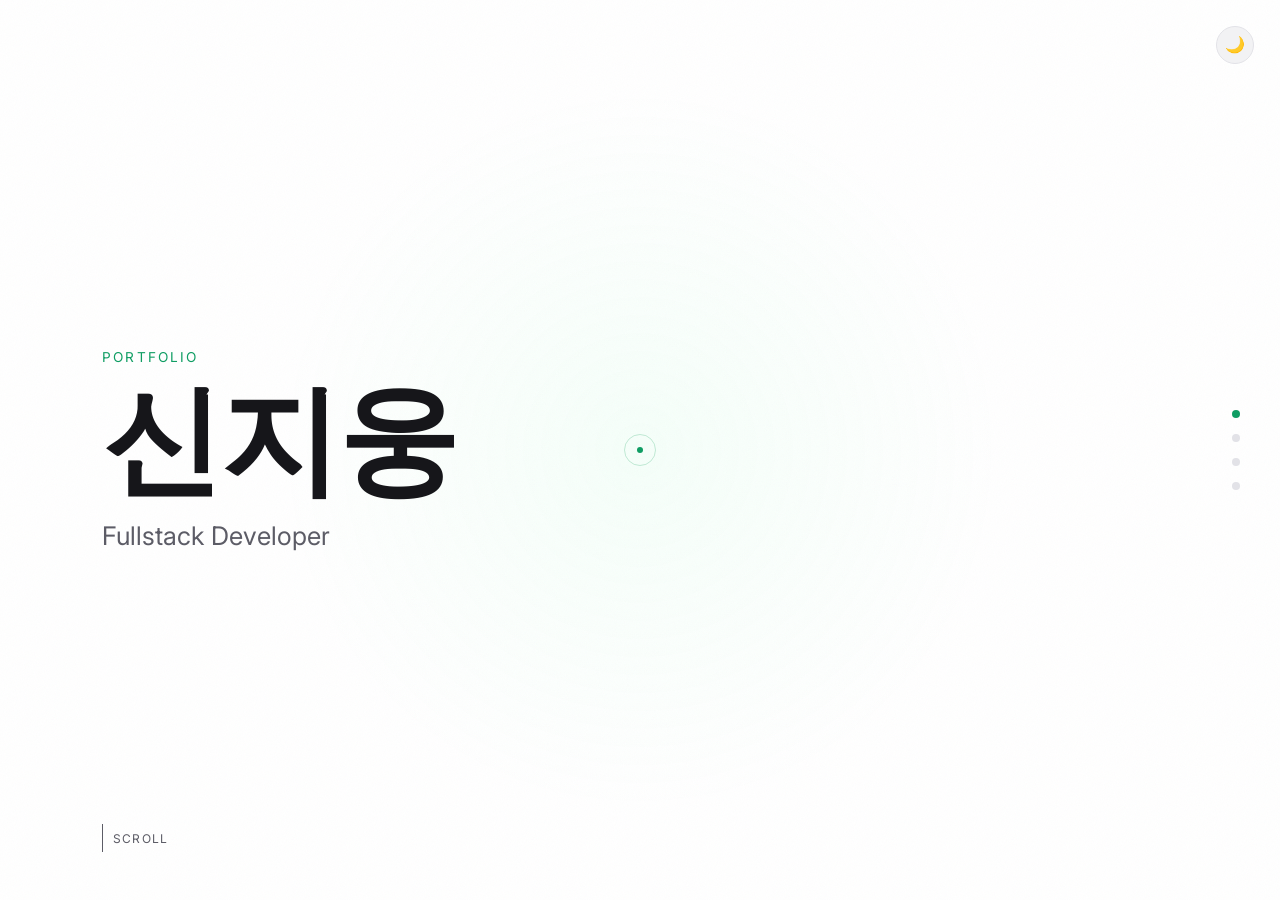
<file: index.html>
<!DOCTYPE html>
<html lang="ko">
<head>
<script>
(function(){
  var t = localStorage.getItem('theme') ||
    (window.matchMedia && window.matchMedia('(prefers-color-scheme: light)').matches ? 'light' : 'dark');
  document.documentElement.setAttribute('data-theme', t);
})();
</script>
<meta charset="UTF-8">
<meta name="viewport" content="width=device-width, initial-scale=1.0">
<title>신지웅 — Fullstack Developer</title>
<link rel="preconnect" href="https://fonts.googleapis.com">
<link rel="preconnect" href="https://fonts.gstatic.com" crossorigin>
<link href="https://fonts.googleapis.com/css2?family=Space+Grotesk:wght@400;500;700&family=Inter:wght@400;500;600&display=swap" rel="stylesheet">
<link rel="stylesheet" href="style.css">
<script src="theme.js" defer></script>
</head>
<body>

  <button class="theme-toggle" aria-label="라이트 모드로 전환">☀️</button>


  <div class="spotlight" id="spotlight"></div>
  <div class="grain"></div>
  <div class="cursor-dot" id="cursorDot"></div>
  <div class="cursor-ring" id="cursorRing"></div>

  <nav class="dots" id="dotNav">
    <a href="#hero" data-label="Home"><span>Home</span></a>
    <a href="#about" data-label="About"><span>About</span></a>
    <a href="#projects" data-label="Projects"><span>Projects</span></a>
    <a href="#contact" data-label="Contact"><span>Contact</span></a>
  </nav>

  <main class="snap-wrap" id="snapWrap">
  <section id="hero">
    <p class="eyebrow reveal">Portfolio</p>
    <h1 class="name reveal">신지웅</h1>
    <p class="role reveal">Fullstack Developer</p>
    <div class="scroll-hint reveal">SCROLL</div>
  </section>

  <section id="about">
    <p class="tag reveal">About</p>
    <h2 class="title reveal">자기소개</h2>
    <p class="reveal">
      <strong>React</strong>로 화면을 만들고, <strong>Node.js</strong> 기반
      <strong>REST API</strong>로 그 뒤를 받치는 걸 좋아합니다. <strong>TypeScript</strong>로 타입을
      명확히 하면서, 프론트엔드부터 백엔드까지 하나의 흐름으로 다루는 걸 선호하는
      Fullstack 개발자입니다.
    </p>
    <p class="reveal">
      결제, 인증처럼 데이터를 정확하고 안전하게 다뤄야 하는 로직을 구현하며,
      기능만큼이나 <strong>데이터 흐름과 보안</strong>을 함께 고려하는 개발에 관심을
      갖게 되었습니다.
    </p>
  </section>

  <section id="projects">
    <p class="tag reveal">Projects</p>
    <h2 class="title reveal">프로젝트</h2>
    <div class="projects-grid">
      <a href="project-1.html" class="card reveal">
        <img class="card-thumb" src="images/project-1/합주실_스크린샷.png" alt="project-1 썸네일">
        <div class="card-body">
          <div class="num">01</div>
          <h3>실시간 합주 플랫폼</h3>
          <p>WebRTC 기반 P2P 오디오 스트리밍으로 여러 사용자가 온라인에서 함께 합주할 수 있는 서비스입니다. 오디오 지연을 줄이기 위해 SDP를 직접 수정해 패킷 전송 주기를 20ms에서 10ms로 낮추고 불필요한 옵션을 비활성화했고, AI 음원 분리(Demucs)와 결제 시스템까지 구현했습니다.</p>
          <div class="tags"><span>React</span><span>WebRTC</span><span>WebSocket</span></div>
        </div>
      </a>
      <a href="project-2.html" class="card reveal">
        <img class="card-thumb" src="images/project-2/상품목록.png" alt="project-2 썸네일">
        <div class="card-body">
          <div class="num">02</div>
          <h3>백화점 쇼핑몰 웹</h3>
          <p>회원가입부터 상품 조회, 장바구니, 결제(Toss Payments), 관리자 재고 관리까지 이커머스 전체 흐름을 구현한 풀스택 프로젝트입니다. 카테고리를 3단계로 정규화해 설계하고, 본사·입점사 권한을 분리한 관리자 시스템까지 함께 구현했습니다.</p>
          <div class="tags"><span>React</span><span>TypeScript</span><span>Supabase</span></div>
        </div>
      </a>
      <a href="project-3.html" class="card reveal">
        <img class="card-thumb" src="images/project-3/스켈레톤_스크린샷.png" alt="project-3 썸네일">
        <div class="card-body">
          <div class="num">03</div>
          <h3>AI 자세 교정 앱</h3>
          <p>Google ML Kit Pose Detection으로 카메라 영상에서 신체 33개 랜드마크를 추출해 운동 자세를 실시간으로 분석하는 Flutter 앱입니다. 관절 각도 오차를 구간별로 계산해 점수를 매기는 채점 알고리즘을 직접 설계했고, Supabase Edge Function으로 AI 식단·운동 루틴 추천 기능도 구현했습니다.</p>
          <div class="tags"><span>Flutter</span><span>ML Kit</span><span>Supabase</span></div>
        </div>
      </a>
    </div>
  </section>

  <section id="contact">
    <p class="tag reveal">Contact</p>
    <h2 class="title reveal">연락처</h2>
    <div class="links">
      <a class="big-link reveal" href="mailto:ferdinand777@naver.com">ferdinand777@naver.com</a>
      <a class="big-link reveal" href="https://github.com/wildmozzi" target="_blank" rel="noopener">GitHub</a>
    </div>
    <footer class="reveal">&copy; 2026 신지웅. Built with plain HTML/CSS/JS.</footer>
  </section>
  </main>

<script src="script.js" defer></script>
</body>
</html>
</file>
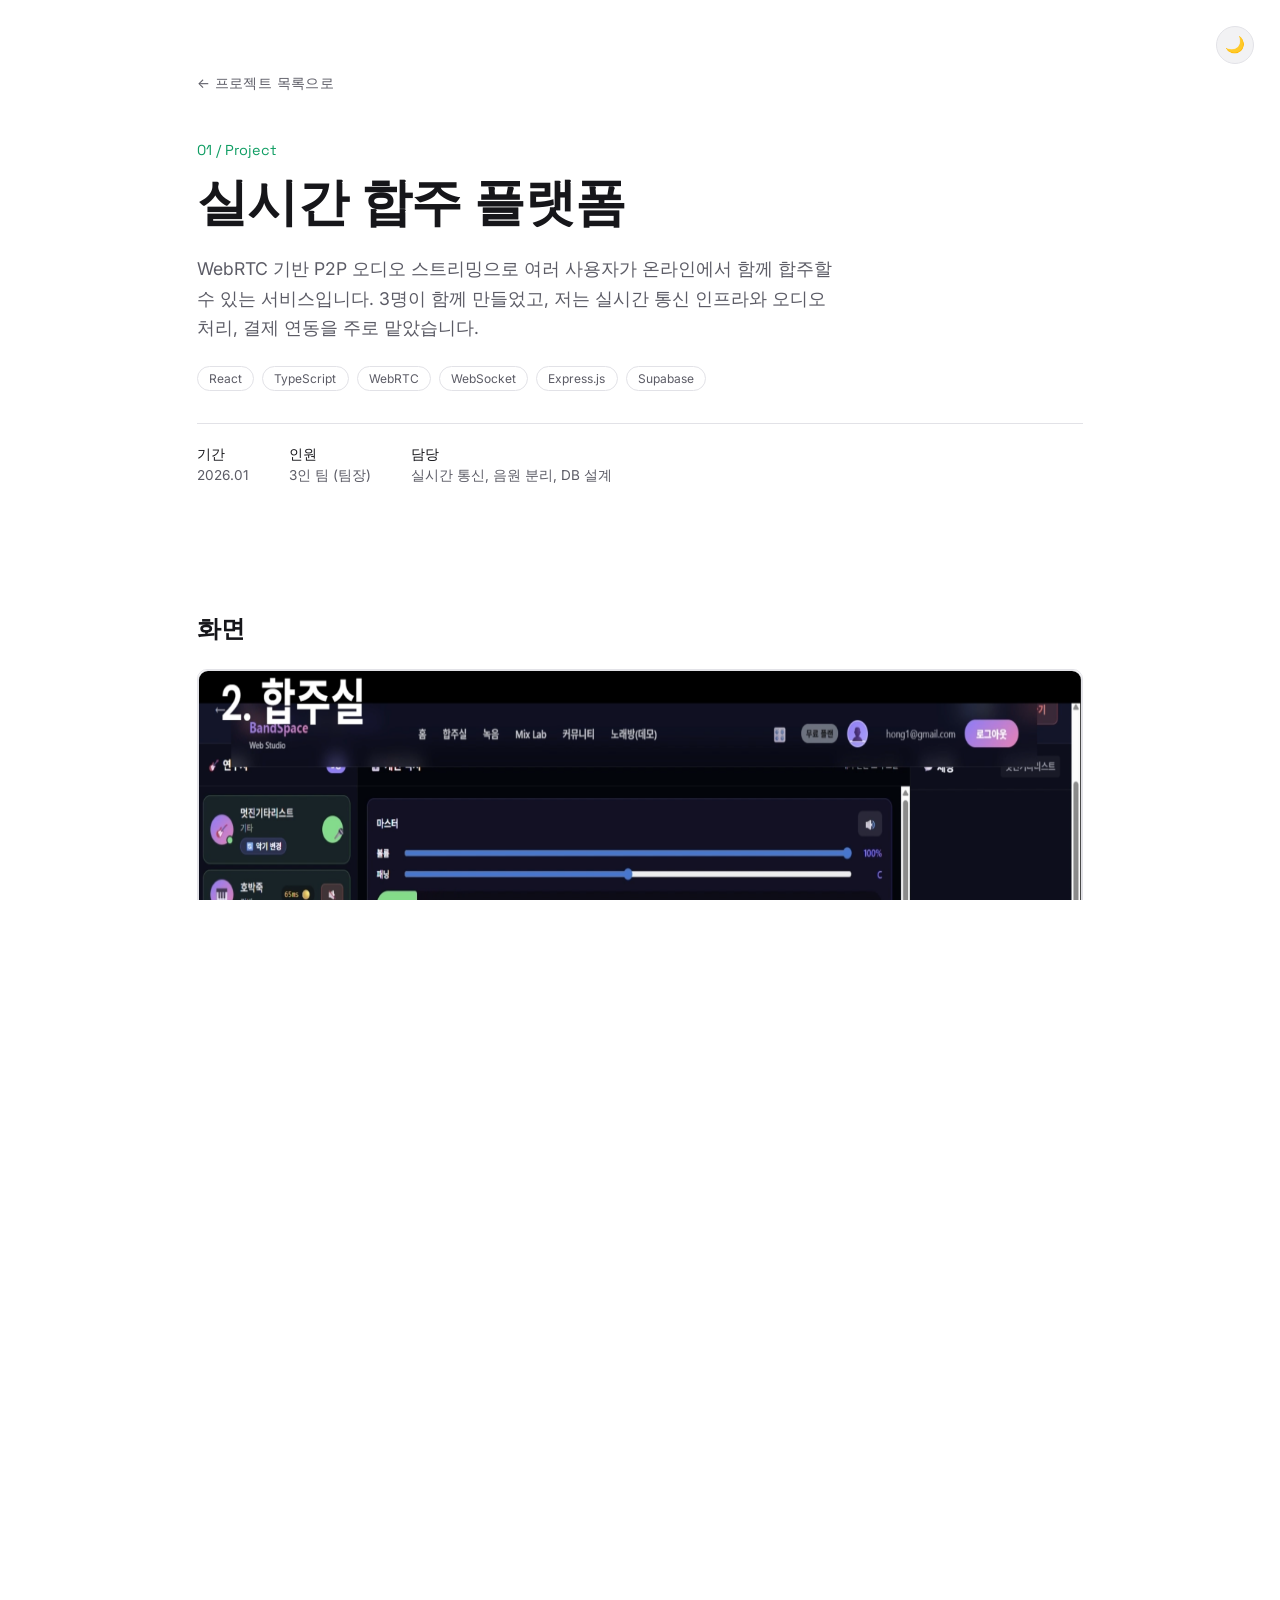
<file: project-1.html>
<!DOCTYPE html>
<html lang="ko">
<head>
<script>
(function(){
  var t = localStorage.getItem('theme') ||
    (window.matchMedia && window.matchMedia('(prefers-color-scheme: light)').matches ? 'light' : 'dark');
  document.documentElement.setAttribute('data-theme', t);
})();
</script>
<meta charset="UTF-8">
<meta name="viewport" content="width=device-width, initial-scale=1.0">
<title>실시간 합주 플랫폼 — 신지웅</title>
<link rel="preconnect" href="https://fonts.googleapis.com">
<link rel="preconnect" href="https://fonts.gstatic.com" crossorigin>
<link href="https://fonts.googleapis.com/css2?family=Space+Grotesk:wght@400;500;700&family=Inter:wght@400;500;600&display=swap" rel="stylesheet">
<link rel="stylesheet" href="style.css">
<script src="theme.js" defer></script>
<script src="carousel.js" defer></script>
</head>
<body class="detail-body">

  <button class="theme-toggle" aria-label="라이트 모드로 전환">☀️</button>


  <div class="detail-wrap">
    <a href="index.html#projects" class="back-link">&larr; 프로젝트 목록으로</a>

    <header class="detail-hero">
      <div class="num">01 / Project</div>
      <h1>실시간 합주 플랫폼</h1>
      <p class="summary">
        WebRTC 기반 P2P 오디오 스트리밍으로 여러 사용자가 온라인에서 함께
        합주할 수 있는 서비스입니다. 3명이 함께 만들었고, 저는 실시간 통신
        인프라와 오디오 처리, 결제 연동을 주로 맡았습니다.
      </p>
      <div class="tags">
        <span>React</span><span>TypeScript</span><span>WebRTC</span>
        <span>WebSocket</span><span>Express.js</span><span>Supabase</span>
      </div>
      <div class="meta">
        <div><strong>기간</strong>2026.01</div>
        <div><strong>인원</strong>3인 팀 (팀장)</div>
        <div><strong>담당</strong>실시간 통신, 음원 분리, DB 설계</div>
      </div>
    </header>

    <!-- 스크린샷 캐러셀: 한 장씩 보여주고 아래 점으로 이동/자동재생.
         각 슬라이드의 <div class="shot"></div>를
         <img class="shot" src="images/p1-1.png" alt="..."> 로 바꾸면 실제 사진이 들어갑니다. -->
    <div class="detail-section">
      <h2>화면</h2>
      <div class="carousel" data-carousel>
        <button class="carousel-arrow prev" aria-label="이전 사진">&#8249;</button>
        <div class="carousel-viewport">
          <div class="carousel-track">
            <div class="carousel-slide">
              <img class="shot" src="images/project-1/합주실_스크린샷.png" alt="합주실_스크린샷">
              <p class="shot-caption">합주 룸 — 참가자별 오디오 채널</p>
            </div>
            <div class="carousel-slide">
              <img class="shot" src="images/project-1/음원분리_스크린샷.png" alt="음원분리_스크린샷">
              <p class="shot-caption">AI 음원 분리(Demucs) 세션 선택 화면</p>
            </div>
            <div class="carousel-slide">
              <img class="shot" src="images/project-1/구독페이지_스크린샷.png" alt="구독페이지_스크린샷">
              <p class="shot-caption">결제(구독) 페이지</p>
            </div>
            <div class="carousel-slide">
              <img class="shot" src="images/project-1/커뮤니티_스크린샷.png" alt="커뮤니티_스크린샷">
              <p class="shot-caption">커뮤니티 게시판</p>
            </div>
            <div class="carousel-slide">
              <img class="shot" src="images/project-1/악보인식_스크린샷.png" alt="악보인식_스크린샷">
              <p class="shot-caption">악보 인식(OMR) 결과 화면</p>
            </div>
          </div>
        </div>
        <button class="carousel-arrow next" aria-label="다음 사진">&#8250;</button>
        <div class="carousel-dots"></div>
      </div>
    </div>

    <!-- 아키텍처 다이어그램: .diagram 안의 텍스트를 지우고
         <img class="diagram" src="images/p1-architecture.png"> 로 교체하거나,
         draw.io/excalidraw로 그린 SVG를 그대로 붙여넣으면 됩니다. -->
    <div class="detail-section">
      <h2>아키텍처</h2>
      <div class="diagram has-svg">
        <svg viewBox="0 0 760 300" xmlns="http://www.w3.org/2000/svg">
          <rect class="box accent" x="20" y="30" width="150" height="64" rx="8"/>
          <text class="box-label" x="95" y="58" text-anchor="middle">Client A</text>
          <text class="box-sub" x="95" y="79" text-anchor="middle">React (브라우저)</text>

          <rect class="box accent" x="20" y="200" width="150" height="64" rx="8"/>
          <text class="box-label" x="95" y="228" text-anchor="middle">Client B</text>
          <text class="box-sub" x="95" y="249" text-anchor="middle">React (브라우저)</text>

          <rect class="box" x="300" y="90" width="180" height="80" rx="8"/>
          <text class="box-label" x="390" y="118" text-anchor="middle">Node.js 서버</text>
          <text class="box-sub" x="390" y="137" text-anchor="middle">Express + WebSocket</text>
          <text class="box-sub" x="390" y="153" text-anchor="middle">(단일 프로세스)</text>

          <rect class="box" x="590" y="10" width="150" height="64" rx="8"/>
          <text class="box-label" x="665" y="38" text-anchor="middle">Supabase</text>
          <text class="box-sub" x="665" y="59" text-anchor="middle">DB · Storage</text>

          <rect class="box" x="590" y="118" width="150" height="64" rx="8"/>
          <text class="box-label" x="665" y="146" text-anchor="middle">Demucs</text>
          <text class="box-sub" x="665" y="167" text-anchor="middle">음원분리</text>

          <rect class="box" x="590" y="226" width="150" height="64" rx="8"/>
          <text class="box-label" x="665" y="254" text-anchor="middle">Toss Payments</text>
          <text class="box-sub" x="665" y="275" text-anchor="middle">결제 승인 API</text>

          <!-- Client A/B <-> Node.js 서버: SDP/ICE 교환 + REST 요청 모두 같은 서버가 처리 -->
          <path class="arrow" d="M170,62 L260,62 L260,120 L300,120"/>
          <polygon class="arrowhead" points="300,120 288,114 288,126"/>
          <path class="arrow" d="M170,232 L260,232 L260,140 L300,140"/>
          <polygon class="arrowhead" points="300,140 288,134 288,146"/>
          <text class="flow-label" x="180" y="100" text-anchor="start">SDP / ICE 교환</text>
          <text class="flow-label" x="180" y="115" text-anchor="start">+ REST 요청</text>

          <!-- Client A <-> Client B: WebRTC P2P (highlight) -->
          <path class="arrow hi" d="M95,94 L95,200"/>
          <polygon class="arrowhead hi" points="95,200 89,186 101,186"/>
          <polygon class="arrowhead hi" points="95,94 89,108 101,108"/>
          <text class="flow-label" x="108" y="140" text-anchor="start">WebRTC P2P</text>
          <text class="flow-label" x="108" y="155" text-anchor="start">오디오 직접 전송</text>

          <!-- Node.js 서버 -> Supabase / Demucs / Toss (병렬, 개별 연동) -->
          <path class="arrow" d="M480,110 L590,42"/>
          <polygon class="arrowhead" points="590,42 578,40 582,51"/>
          <path class="arrow" d="M480,140 L590,150"/>
          <polygon class="arrowhead" points="590,150 578,144 578,156"/>
          <path class="arrow" d="M480,162 L590,250"/>
          <polygon class="arrowhead" points="590,250 579,246 583,257"/>
          <text class="flow-label" x="490" y="190" text-anchor="start">개별 연동</text>
        </svg>
      </div>
    </div>

    <div class="detail-section">
      <h2>문제와 해결</h2>
      <div class="problem-solution">
        <div class="ps-row">
          <div>
            <h3>Problem</h3>
            <p>
              여러 명이 동시에 목소리를 주고받아야 하는 합주 특성상, 오디오
              지연이 조금만 늘어나도 박자가 어긋나 연주가 불가능해졌습니다.
            </p>
          </div>
          <div>
            <h3>Solution</h3>
            <p>
              WebRTC의 SDP를 직접 수정해 Opus 오디오 패킷 전송 주기(ptime)를
              기본 20ms에서 10ms로 줄이고, 스테레오·FEC·DTX처럼 지연을
              늘릴 수 있는 옵션을 비활성화해 저지연 전송을 구현했습니다.
            </p>
          </div>
        </div>
        <div class="ps-row">
          <div>
            <h3>Problem</h3>
            <p>
              참가자가 늘어날수록 Mesh 구조 특성상 연결 수가 제곱으로
              증가해 대규모 인원에는 한계가 있었습니다.
            </p>
          </div>
          <div>
            <h3>Solution</h3>
            <p>
              현재는 소규모 인원(밴드 단위)에 맞춰 Mesh로 구현했고, 인원이
              늘어나는 경우 SFU(중계 서버) 구조로 전환이 필요하다는 걸
              확인했습니다.
            </p>
          </div>
        </div>
        <div class="ps-row">
          <div>
            <h3>Problem</h3>
            <p>
              브라우저의 마이크 접근 API(getUserMedia)는 보안상 HTTPS
              환경에서만 동작해, 로컬 개발 중에도 마이크 테스트가 막혔습니다.
            </p>
          </div>
          <div>
            <h3>Solution</h3>
            <p>
              자체 서명(self-signed) 인증서를 만들어 로컬 개발 서버도
              HTTPS로 띄우도록 구성해, 개발 단계에서부터 실제 환경과
              동일하게 마이크 기능을 테스트할 수 있도록 했습니다.
            </p>
          </div>
        </div>
        <div class="ps-row">
          <div>
            <h3>Problem</h3>
            <p>
              음원 분리(Demucs) 결과 파일이 계속 쌓이면 스토리지 공간을
              불필요하게 차지하게 됩니다.
            </p>
          </div>
          <div>
            <h3>Solution</h3>
            <p>
              node-cron으로 주기적인 정리 작업을 만들어, 만료 시간이 지난
              음원 분리 결과를 자동으로 스토리지에서 삭제하도록
              구현했습니다.
            </p>
          </div>
        </div>
      </div>
    </div>

    <div class="detail-links">
      <a href="https://indigomuse.art" target="_blank" rel="noopener">배포 사이트 보기 →</a>
      <a href="https://github.com/exception-busters/Band" target="_blank" rel="noopener">GitHub 저장소 →</a>
      <a href="https://drive.google.com/drive/folders/1dMuZYHGmnggRVmzybBL9RgbTFHaXVtKI" target="_blank" rel="noopener">시연 영상 보기 →</a>
    </div>
  </div>

</body>
</html>
</file>
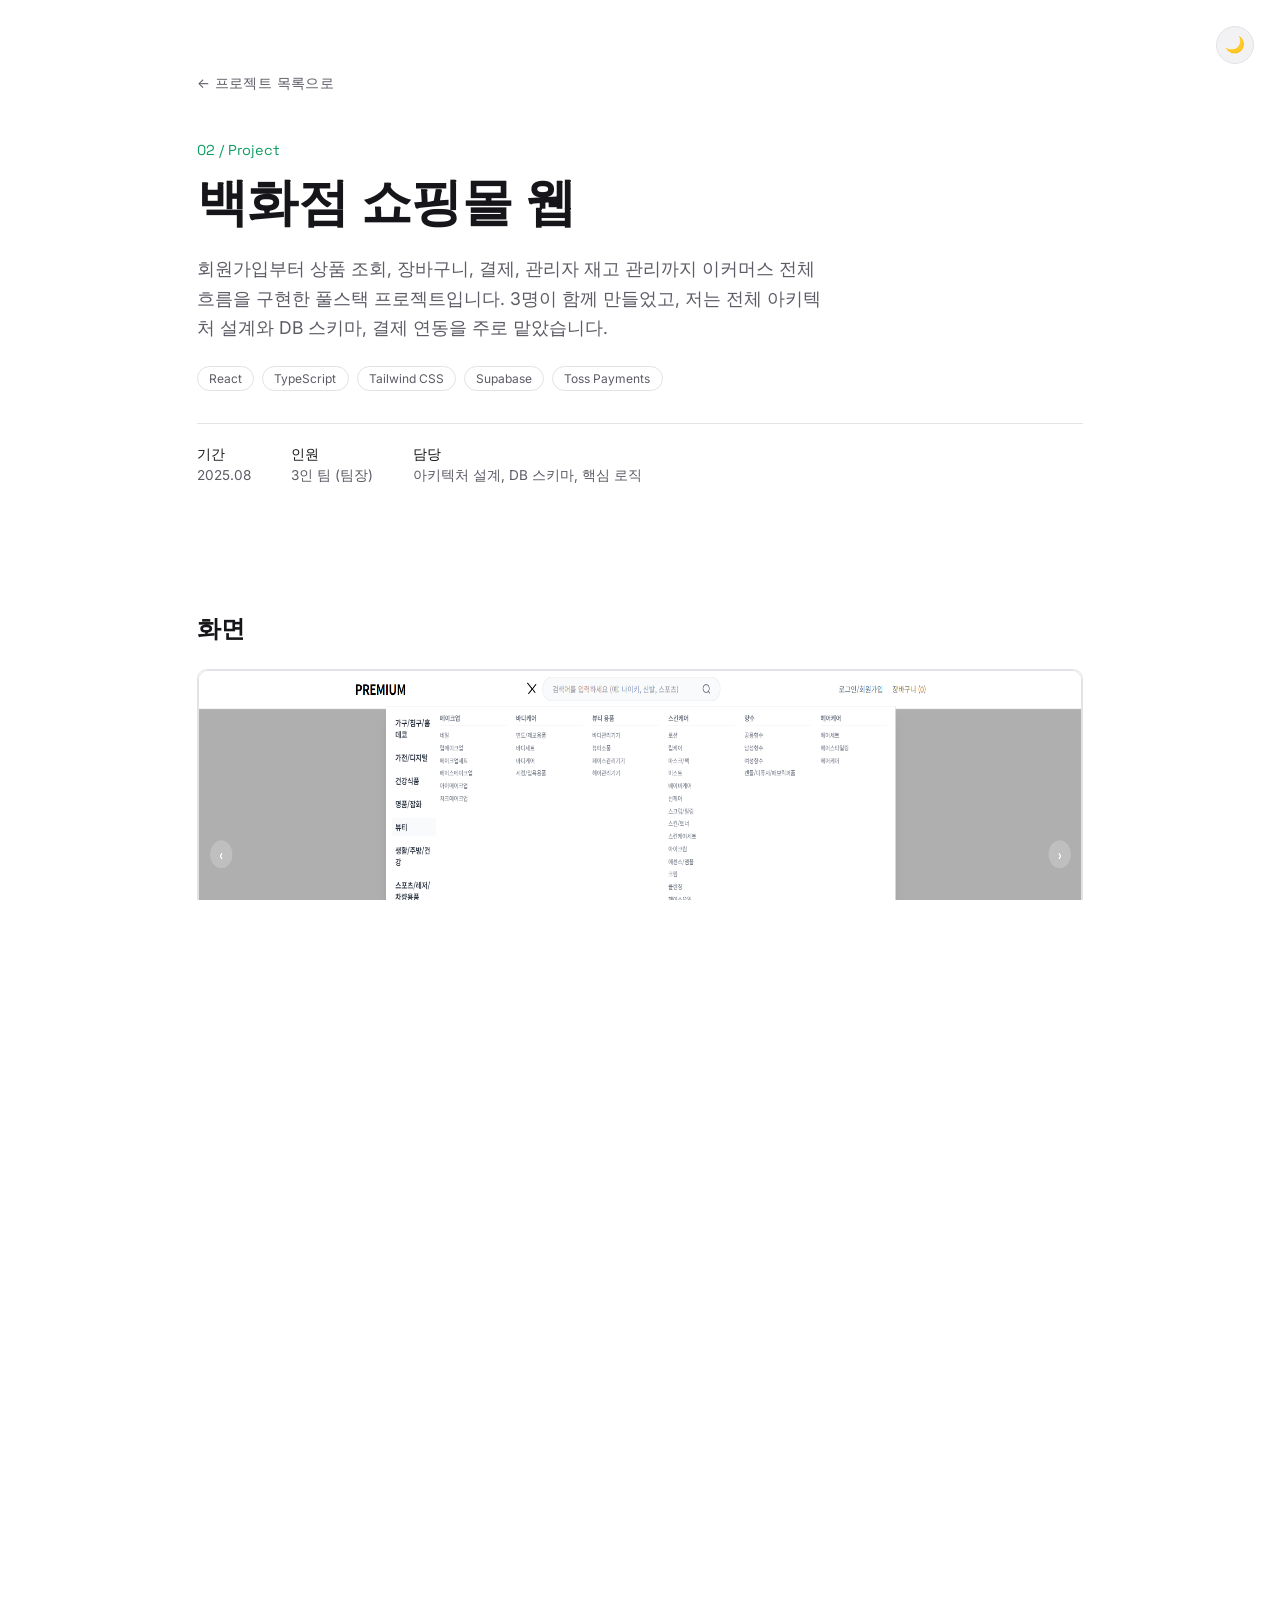
<file: project-2.html>
<!DOCTYPE html>
<html lang="ko">
<head>
<script>
(function(){
  var t = localStorage.getItem('theme') ||
    (window.matchMedia && window.matchMedia('(prefers-color-scheme: light)').matches ? 'light' : 'dark');
  document.documentElement.setAttribute('data-theme', t);
})();
</script>
<meta charset="UTF-8">
<meta name="viewport" content="width=device-width, initial-scale=1.0">
<title>백화점 쇼핑몰 웹 — 신지웅</title>
<link rel="preconnect" href="https://fonts.googleapis.com">
<link rel="preconnect" href="https://fonts.gstatic.com" crossorigin>
<link href="https://fonts.googleapis.com/css2?family=Space+Grotesk:wght@400;500;700&family=Inter:wght@400;500;600&display=swap" rel="stylesheet">
<link rel="stylesheet" href="style.css">
<script src="theme.js" defer></script>
<script src="carousel.js" defer></script>
</head>
<body class="detail-body">

  <button class="theme-toggle" aria-label="라이트 모드로 전환">☀️</button>


  <div class="detail-wrap">
    <a href="index.html#projects" class="back-link">&larr; 프로젝트 목록으로</a>

    <header class="detail-hero">
      <div class="num">02 / Project</div>
      <h1>백화점 쇼핑몰 웹</h1>
      <p class="summary">
        회원가입부터 상품 조회, 장바구니, 결제, 관리자 재고 관리까지
        이커머스 전체 흐름을 구현한 풀스택 프로젝트입니다. 3명이 함께
        만들었고, 저는 전체 아키텍처 설계와 DB 스키마, 결제 연동을
        주로 맡았습니다.
      </p>
      <div class="tags">
        <span>React</span><span>TypeScript</span><span>Tailwind CSS</span>
        <span>Supabase</span><span>Toss Payments</span>
      </div>
      <div class="meta">
        <div><strong>기간</strong>2025.08</div>
        <div><strong>인원</strong>3인 팀 (팀장)</div>
        <div><strong>담당</strong>아키텍처 설계, DB 스키마, 핵심 로직</div>
      </div>
    </header>

    <div class="detail-section">
      <h2>화면</h2>
      <div class="carousel" data-carousel>
        <button class="carousel-arrow prev" aria-label="이전 사진">&#8249;</button>
        <div class="carousel-viewport">
          <div class="carousel-track">
            <div class="carousel-slide">
              <img class="shot" src="images/project-2/카테고리메뉴_스크린샷.png" alt="카테고리메뉴_스크린샷.png">
              <p class="shot-caption">카테고리 메뉴</p>
            </div>
            <div class="carousel-slide">
              <img class="shot" src="images/project-2/카테고리필터_스크린샷.png" alt="카테고리필터_스크린샷.png">
              <p class="shot-caption">카테고리 필터 적용</p>
            </div>
            <div class="carousel-slide">
              <img class="shot" src="images/project-2/장바구니_스크린샷.png" alt="장바구니_스크린샷.png">
              <p class="shot-caption">장바구니 페이지</p>
            </div>
            <div class="carousel-slide">
              <img class="shot" src="images/project-2/결제_스크린샷.png" alt="결제_스크린샷.png">
              <p class="shot-caption">결제 화면</p>
            </div>
            <div class="carousel-slide">
              <img class="shot" src="images/project-2/본사관리자_스크린샷.png" alt="본사관리자_스크린샷.png">
              <p class="shot-caption">본사 관리자 — 대시보드</p>
            </div>
            <div class="carousel-slide">
              <img class="shot" src="images/project-2/입점사관리자_스크린샷.png" alt="입점사관리자_스크린샷.png">
              <p class="shot-caption">입점사 관리자 — 상품 관리</p>
            </div>
          </div>
        </div>
        <button class="carousel-arrow next" aria-label="다음 사진">&#8250;</button>
        <div class="carousel-dots"></div>
      </div>
    </div>

    <div class="detail-section">
      <h2>아키텍처</h2>
      <div class="diagram has-svg">
        <svg viewBox="0 0 760 300" xmlns="http://www.w3.org/2000/svg">
          <rect class="box accent" x="20" y="30" width="150" height="56" rx="8"/>
          <text class="box-label" x="95" y="54" text-anchor="middle">일반 사용자</text>
          <text class="box-sub" x="95" y="72" text-anchor="middle">상품 조회 · 주문</text>

          <rect class="box accent" x="20" y="120" width="150" height="56" rx="8"/>
          <text class="box-label" x="95" y="144" text-anchor="middle">본사 관리자</text>
          <text class="box-sub" x="95" y="162" text-anchor="middle">통계 · 상품 승인</text>

          <rect class="box accent" x="20" y="210" width="150" height="56" rx="8"/>
          <text class="box-label" x="95" y="234" text-anchor="middle">입점사 관리자</text>
          <text class="box-sub" x="95" y="252" text-anchor="middle">본인 브랜드 관리</text>

          <rect class="box" x="290" y="120" width="150" height="56" rx="8"/>
          <text class="box-label" x="365" y="144" text-anchor="middle">React App</text>
          <text class="box-sub" x="365" y="162" text-anchor="middle">role 기반 라우팅</text>

          <rect class="box" x="560" y="40" width="180" height="96" rx="8"/>
          <text class="box-label" x="650" y="66" text-anchor="middle">Supabase</text>
          <text class="box-sub" x="650" y="85" text-anchor="middle">Auth (role 구분)</text>
          <text class="box-sub" x="650" y="101" text-anchor="middle">DB: products · orders</text>
          <text class="box-sub" x="650" y="117" text-anchor="middle">categories (3단계 정규화)</text>

          <rect class="box" x="560" y="165" width="180" height="56" rx="8"/>
          <text class="box-label" x="650" y="189" text-anchor="middle">Toss Payments</text>
          <text class="box-sub" x="650" y="207" text-anchor="middle">결제 요청 · 승인</text>

          <path class="arrow" d="M170,58 L250,58 L250,148 L290,148"/>
          <polygon class="arrowhead" points="290,148 280,143 280,153"/>
          <path class="arrow hi" d="M170,148 L290,148"/>
          <polygon class="arrowhead hi" points="290,148 280,143 280,153"/>
          <path class="arrow" d="M170,238 L250,238 L250,148 L280,148"/>
          <polygon class="arrowhead" points="280,148 270,143 270,153"/>

          <path class="arrow" d="M440,138 L560,90"/>
          <polygon class="arrowhead" points="560,90 548,88 552,98"/>
          <path class="arrow" d="M440,158 L560,193"/>
          <polygon class="arrowhead" points="560,193 548,189 551,198"/>

          <text class="flow-label" x="230" y="105" text-anchor="middle">role 기반 접근 제어</text>
        </svg>
      </div>
    </div>

    <div class="detail-section">
      <h2>문제와 해결</h2>
      <div class="problem-solution">
        <div class="ps-row">
          <div>
            <h3>Problem</h3>
            <p>
              카테고리명이 바뀔 때마다 관련된 모든 상품 데이터를 찾아
              수정해야 하는 구조는 유지보수가 어려웠습니다.
            </p>
          </div>
          <div>
            <h3>Solution</h3>
            <p>
              대/중/소 3단계 카테고리를 각각 테이블로 분리하고 상위
              카테고리를 참조하도록 정규화해, 카테고리명 변경이 한 곳만
              수정하면 되도록 설계했습니다.
            </p>
          </div>
        </div>
        <div class="ps-row">
          <div>
            <h3>Problem</h3>
            <p>
              장바구니에 상품ID만 저장하면, 담아둔 사이에 가격이 바뀌었을 때
              사용자가 혼란을 겪을 수 있었습니다.
            </p>
          </div>
          <div>
            <h3>Solution</h3>
            <p>
              장바구니 테이블은 의도적으로 비정규화해 담을 당시의 상품명·
              가격을 스냅샷으로 저장하고, 자주 조회되는 화면인 만큼 매번
              JOIN하지 않도록 조회 성능도 함께 고려했습니다.
            </p>
          </div>
        </div>
        <div class="ps-row">
          <div>
            <h3>Problem</h3>
            <p>
              백화점 특성상 본사와 입점 브랜드가 각각 다른 권한으로
              시스템에 접근할 수 있어야 했습니다.
            </p>
          </div>
          <div>
            <h3>Solution</h3>
            <p>
              Supabase Auth의 사용자 메타데이터에 role 값을 저장해 본사·
              입점사 관리자를 구분하고, 본사는 전체 통계와 상품 승인,
              입점사는 본인 브랜드 데이터만 접근하도록 권한을 분리했습니다.
            </p>
          </div>
        </div>
        <div class="ps-row">
          <div>
            <h3>Problem</h3>
            <p>
              주문이 취소되거나 완료될 때 재고가 정확히 반영되지 않으면
              품절 상품이 계속 노출되거나 반대의 문제가 생길 수 있었습니다.
            </p>
          </div>
          <div>
            <h3>Solution</h3>
            <p>
              주문 상태가 바뀔 때마다 재고를 함께 갱신하고, 재고가 0이
              되면 판매 상태를 자동으로 품절로 전환하도록 구현했습니다.
            </p>
          </div>
        </div>
      </div>
    </div>

    <div class="detail-links">
      <a href="https://github.com/Pink-Princesses-and-Exception-Busters/Department-Store" target="_blank" rel="noopener">GitHub 저장소 →</a>
      <a href="https://drive.google.com/drive/folders/1rGGkKhQwoH_w0hk-dingEfnLfYr7_Fd1?usp=drive_link" target="_blank" rel="noopener">시연 영상 보기 →</a>
    </div>
  </div>

</body>
</html>
</file>
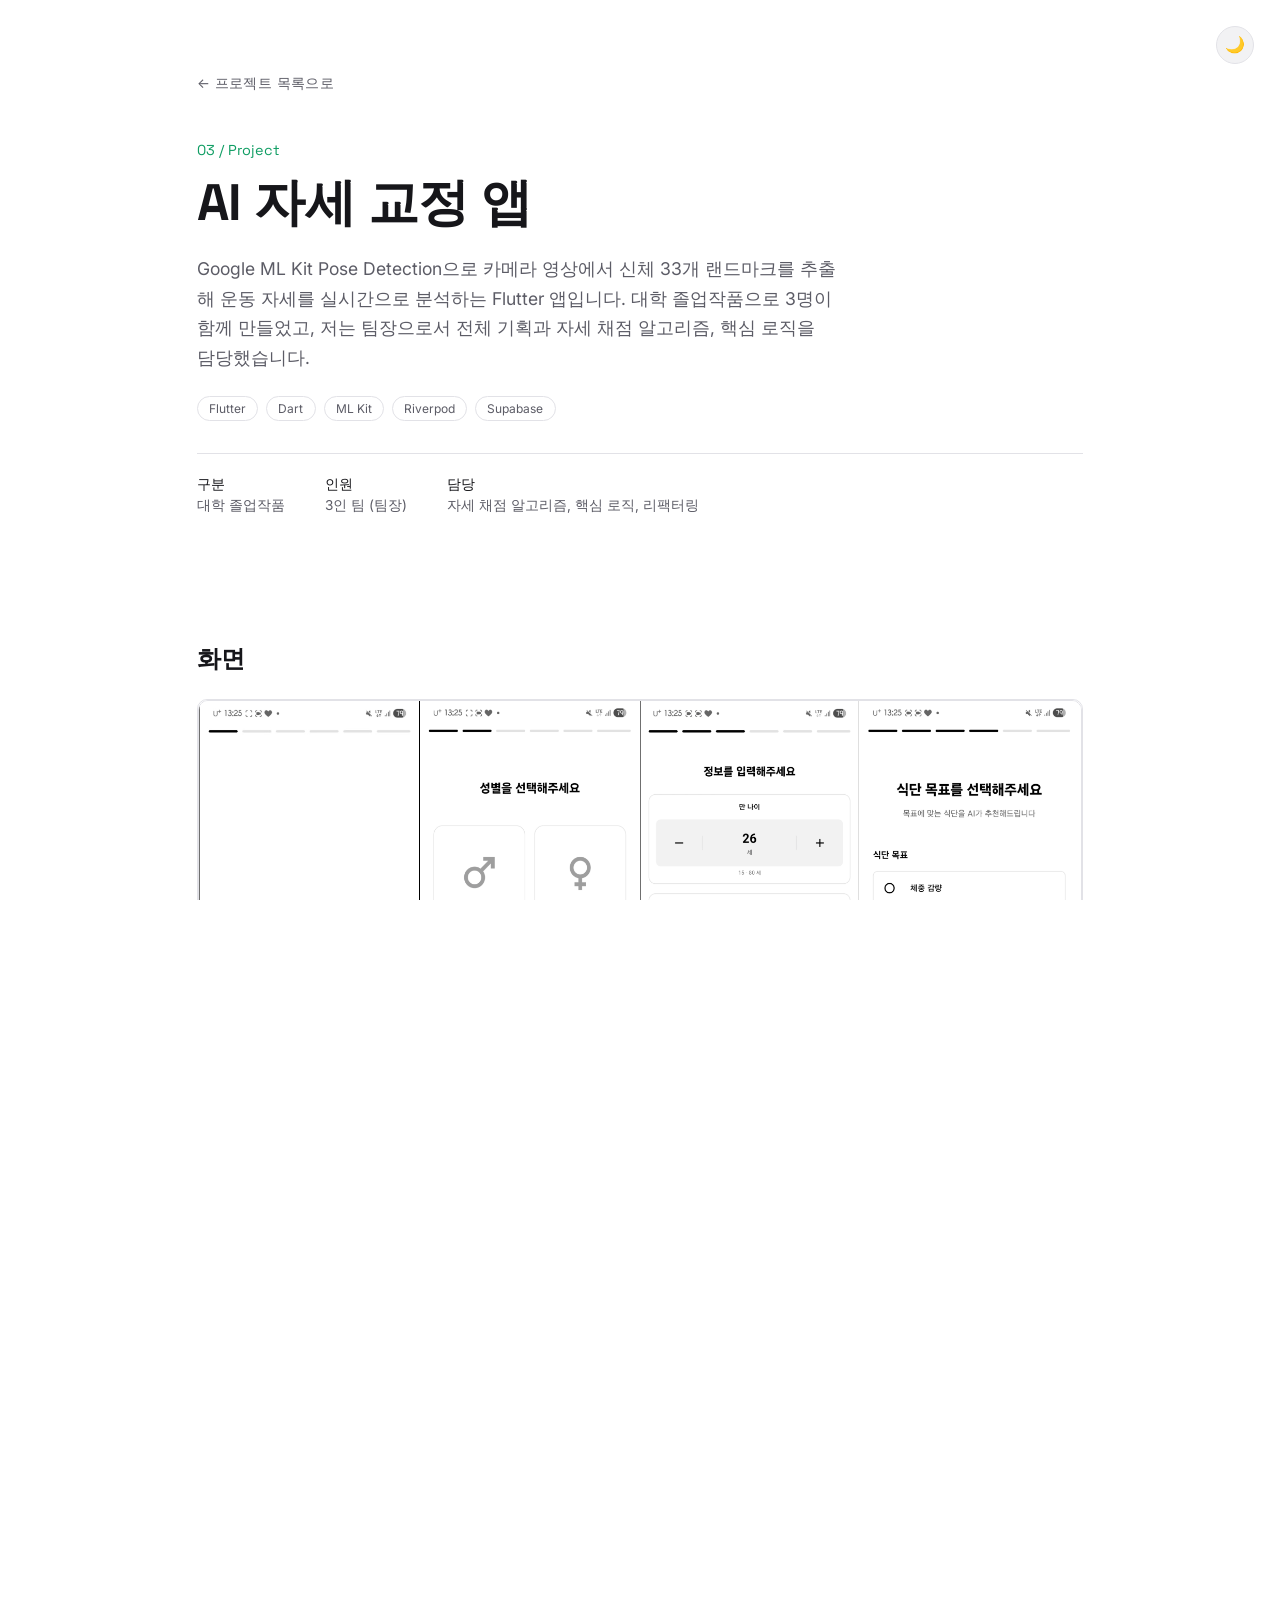
<file: project-3.html>
<!DOCTYPE html>
<html lang="ko">
<head>
<script>
(function(){
  var t = localStorage.getItem('theme') ||
    (window.matchMedia && window.matchMedia('(prefers-color-scheme: light)').matches ? 'light' : 'dark');
  document.documentElement.setAttribute('data-theme', t);
})();
</script>
<meta charset="UTF-8">
<meta name="viewport" content="width=device-width, initial-scale=1.0">
<title>AI 자세 교정 앱 — 신지웅</title>
<link rel="preconnect" href="https://fonts.googleapis.com">
<link rel="preconnect" href="https://fonts.gstatic.com" crossorigin>
<link href="https://fonts.googleapis.com/css2?family=Space+Grotesk:wght@400;500;700&family=Inter:wght@400;500;600&display=swap" rel="stylesheet">
<link rel="stylesheet" href="style.css">
<script src="theme.js" defer></script>
<script src="carousel.js" defer></script>
</head>
<body class="detail-body">

  <button class="theme-toggle" aria-label="라이트 모드로 전환">☀️</button>


  <div class="detail-wrap">
    <a href="index.html#projects" class="back-link">&larr; 프로젝트 목록으로</a>

    <header class="detail-hero">
      <div class="num">03 / Project</div>
      <h1>AI 자세 교정 앱</h1>
      <p class="summary">
        Google ML Kit Pose Detection으로 카메라 영상에서 신체 33개
        랜드마크를 추출해 운동 자세를 실시간으로 분석하는 Flutter
        앱입니다. 대학 졸업작품으로 3명이 함께 만들었고, 저는 팀장으로서
        전체 기획과 자세 채점 알고리즘, 핵심 로직을 담당했습니다.
      </p>
      <div class="tags">
        <span>Flutter</span><span>Dart</span><span>ML Kit</span>
        <span>Riverpod</span><span>Supabase</span>
      </div>
      <div class="meta">
        <div><strong>구분</strong>대학 졸업작품</div>
        <div><strong>인원</strong>3인 팀 (팀장)</div>
        <div><strong>담당</strong>자세 채점 알고리즘, 핵심 로직, 리팩터링</div>
      </div>
    </header>

    <div class="detail-section">
      <h2>화면</h2>
      <div class="carousel" data-carousel>
        <button class="carousel-arrow prev" aria-label="이전 사진">&#8249;</button>
        <div class="carousel-viewport">
          <div class="carousel-track">
            <div class="carousel-slide">
              <img class="shot" src="images/project-3/온보딩_스크린샷.png" alt="온보딩_스크린샷.png">
              <p class="shot-caption">회원가입 후 온보딩 화면</p>
            </div>
            <div class="carousel-slide">
              <img class="shot" src="images/project-3/식단_스크린샷.png" alt="식단_스크린샷.png">
              <p class="shot-caption">식단 관리/AI추천 화면</p>
            </div>
            <div class="carousel-slide">
              <img class="shot" src="images/project-3/운동루틴_스크린샷.png" alt="운동투린_스크린샷.png">
              <p class="shot-caption">운동 루틴 관리/AI추천 화면</p>
            </div>
            <div class="carousel-slide">
              <img class="shot" src="images/project-3/운동수행_스크린샷.png" alt="운동수행_스크린샷.png">
              <p class="shot-caption">운동 수행 시 가이드 및 평가 화면</p>
            </div>
            <div class="carousel-slide">
              <img class="shot" src="images/project-3/기록관리_및_마이페이지_스크린샷.png" alt="기록관리_및_마이페이지_스크린샷.png">
              <p class="shot-caption">운동/식단 기록 관리 및 마이페이지 화면</p>
            </div>
          </div>
        </div>
        <button class="carousel-arrow next" aria-label="다음 사진">&#8250;</button>
        <div class="carousel-dots"></div>
      </div>
    </div>

    <div class="detail-section">
      <h2>아키텍처</h2>
      <div class="diagram has-svg">
        <svg viewBox="0 0 760 260" xmlns="http://www.w3.org/2000/svg">
          <rect class="box accent" x="15" y="90" width="120" height="56" rx="8"/>
          <text class="box-label" x="75" y="114" text-anchor="middle">카메라</text>
          <text class="box-sub" x="75" y="132" text-anchor="middle">실시간 영상</text>

          <rect class="box" x="175" y="90" width="150" height="56" rx="8"/>
          <text class="box-label" x="250" y="112" text-anchor="middle">ML Kit</text>
          <text class="box-sub" x="250" y="130" text-anchor="middle">33개 랜드마크 추출</text>

          <rect class="box" x="365" y="90" width="150" height="56" rx="8"/>
          <text class="box-label" x="440" y="112" text-anchor="middle">각도 계산 + 스무딩</text>
          <text class="box-sub" x="440" y="130" text-anchor="middle">프레임 노이즈 보정</text>

          <rect class="box accent" x="555" y="90" width="150" height="56" rx="8"/>
          <text class="box-label" x="630" y="114" text-anchor="middle">PoseScorer</text>
          <text class="box-sub" x="630" y="132" text-anchor="middle">구간별 채점 로직</text>

          <rect class="box" x="555" y="185" width="150" height="56" rx="8"/>
          <text class="box-label" x="630" y="209" text-anchor="middle">피드백 UI</text>
          <text class="box-sub" x="630" y="227" text-anchor="middle">점수 · 자세 교정</text>

          <rect class="box" x="175" y="185" width="112" height="56" rx="8"/>
          <text class="box-label" x="231" y="207" text-anchor="middle">AI 식단추천</text>
          <text class="box-sub" x="231" y="225" text-anchor="middle">Edge Function</text>

          <rect class="box" x="303" y="185" width="112" height="56" rx="8"/>
          <text class="box-label" x="359" y="207" text-anchor="middle">AI 운동추천</text>
          <text class="box-sub" x="359" y="225" text-anchor="middle">Edge Function</text>

          <path class="arrow hi" d="M135,118 L175,118"/>
          <polygon class="arrowhead hi" points="175,118 165,113 165,123"/>
          <path class="arrow hi" d="M325,118 L365,118"/>
          <polygon class="arrowhead hi" points="365,118 355,113 355,123"/>
          <path class="arrow hi" d="M515,118 L555,118"/>
          <polygon class="arrowhead hi" points="555,118 545,113 545,123"/>
          <path class="arrow" d="M630,146 L630,185"/>
          <polygon class="arrowhead" points="630,185 624,175 636,175"/>
        </svg>
      </div>
    </div>

    <div class="detail-section">
      <h2>문제와 해결</h2>
      <div class="problem-solution">
        <div class="ps-row">
          <div>
            <h3>Problem</h3>
            <p>
              단순히 "자세가 맞다/틀리다"로만 판정하면 사용자가 어디를
              어떻게 고쳐야 하는지 알기 어려웠습니다.
            </p>
          </div>
          <div>
            <h3>Solution</h3>
            <p>
              관절별 각도 오차를 허용 오차의 50%/100%/150%/200% 구간으로
              나눠 100점부터 선형으로 감점하는 채점 로직을 직접 설계해,
              관절 단위로 구체적인 피드백을 줄 수 있도록 했습니다.
            </p>
          </div>
        </div>
        <div class="ps-row">
          <div>
            <h3>Problem</h3>
            <p>
              개발 중반, 팀원 간 데이터베이스 스키마를 사전 논의 없이 전면
              수정하면서 팀원 간 의견 충돌과 데이터 불일치 문제가
              발생했습니다.
            </p>
          </div>
          <div>
            <h3>Solution</h3>
            <p>
              팀장으로서 양쪽 입장을 조율해 갈등을 해소하고, 주말 시간을
              들여 코드를 전면 리팩터링해 문제를 해결했습니다.
            </p>
          </div>
        </div>
        <div class="ps-row">
          <div>
            <h3>Problem</h3>
            <p>
              카메라로 인식한 관절 좌표가 프레임마다 미세하게 흔들려,
              같은 자세를 취해도 각도 값이 불안정하게 튀는 문제가
              있었습니다.
            </p>
          </div>
          <div>
            <h3>Solution</h3>
            <p>
              랜드마크와 각도 값에 스무딩(smoothing) 로직을 별도로 적용해
              프레임 간 노이즈를 줄이고, 안정적인 자세 판정이 가능하도록
              구현했습니다.
            </p>
          </div>
        </div>
        <div class="ps-row">
          <div>
            <h3>Problem</h3>
            <p>
              사용자마다 목표(체중감량, 근력강화 등)와 신체 조건이 달라,
              일반적인 식단표·운동 루틴만으로는 개인화된 도움을 주기
              어려웠습니다.
            </p>
          </div>
          <div>
            <h3>Solution</h3>
            <p>
              Supabase Edge Function으로 AI 기반 식단·운동 루틴 추천
              기능을 각각 구현해, 사용자 프로필과 목표를 기반으로
              맞춤 식단과 운동 루틴을 자동 생성하도록 했습니다.
            </p>
          </div>
        </div>
        <div class="ps-row">
          <div>
            <h3>Problem</h3>
            <p>
              OpenAI API 키가 만료되거나 일시적으로 요청에 실패하면,
              추천 기능 전체가 멈춰버릴 위험이 있었습니다.
            </p>
          </div>
          <div>
            <h3>Solution</h3>
            <p>
              API 키가 없거나 호출에 실패한 경우, 목표·선호도 기반의
              로컬 규칙으로 자동 대체(fallback)되도록 설계해 AI 응답
              여부와 무관하게 항상 결과를 받을 수 있도록 했습니다.
            </p>
          </div>
        </div>
      </div>
    </div>

    <div class="detail-links">
      <a href="https://github.com/exception-busters/PT" target="_blank" rel="noopener">GitHub 저장소 →</a>
      <a href="https://drive.google.com/drive/folders/1DzDyU1qiYd1o1pnvqT_sJDYNr_7ZmrAp?usp=sharing" target="_blank" rel="noopener">시연 영상 보기 →</a>
    </div>
  </div>

</body>
</html>
</file>
<file: style.css>
:root{
  --bg:#0a0a0c;
  --bg-soft:#101014;
  --fg:#f2f2f0;
  --fg-dim:#8a8a92;
  --accent:#7dffb3;
  --accent-dim:#3a5c48;
  --line:#232329;
  --spot-x:50%;
  --spot-y:40%;
}
/* light theme: same variable set, so every rule elsewhere in this file
   (including the diagram SVGs, which read these vars for fill/stroke)
   re-themes automatically — nothing else needs a light-mode override */
:root[data-theme="light"]{
  --bg:#ffffff;
  --bg-soft:#f2f2f4;
  --fg:#16161a;
  --fg-dim:#5c5c66;
  --accent:#0f9d63;
  --accent-dim:#bfe8d3;
  --line:#e2e2e7;
}
*{box-sizing:border-box; margin:0; padding:0;}
html, body{height:100%; overflow-x:hidden;}
body{
  background:var(--bg);
  color:var(--fg);
  font-family:'Inter', sans-serif;
  cursor:none;
}
/* links/cards have a browser-default pointer cursor of their own, which
   otherwise wins over the inherited body cursor */
a, .card{cursor:inherit;}
.snap-wrap{
  height:100vh;
  overflow-y:scroll;
}
@media (pointer:coarse){
  body{cursor:auto;}
  .cursor-dot,.cursor-ring{display:none;}
}
h1,h2,h3,.brand{font-family:'Space Grotesk', sans-serif;}

/* background spotlight that follows the cursor */
.spotlight{
  position:fixed; inset:0; z-index:0; pointer-events:none;
  background: radial-gradient(600px circle at var(--spot-x) var(--spot-y), rgba(125,255,179,0.08), transparent 60%);
  transition:background 0.05s linear;
}
.grain{
  position:fixed; inset:0; z-index:1; pointer-events:none; opacity:0.035;
  background-image:url("data:image/svg+xml,%3Csvg xmlns='http://www.w3.org/2000/svg' width='120' height='120'%3E%3Cfilter id='n'%3E%3CfeTurbulence type='fractalNoise' baseFrequency='0.9' numOctaves='2' stitchTiles='stitch'/%3E%3C/filter%3E%3Crect width='100%25' height='100%25' filter='url(%23n)'/%3E%3C/svg%3E");
}

/* custom cursor */
.cursor-dot,.cursor-ring{
  position:fixed; top:0; left:0; z-index:999; pointer-events:none;
  border-radius:50%;
  transform:translate(-50%,-50%);
}
.cursor-dot{width:6px; height:6px; background:var(--accent);}
.cursor-ring{width:32px; height:32px; border:1px solid var(--accent-dim); transition:width .2s, height .2s, border-color .2s;}
.cursor-ring.hover{width:56px; height:56px; border-color:var(--accent);}

/* side nav dots */
nav.dots{
  position:fixed; right:2.5rem; top:50%; transform:translateY(-50%);
  z-index:50; display:flex; flex-direction:column; gap:1rem;
}
nav.dots a{
  width:8px; height:8px; border-radius:50%; background:var(--line);
  display:block; position:relative; transition:background .3s;
}
nav.dots a.active{background:var(--accent);}
nav.dots a span{
  position:absolute; right:1.4rem; top:50%; transform:translateY(-50%);
  font-size:.7rem; color:var(--fg-dim); white-space:nowrap;
  opacity:0; transition:opacity .2s; letter-spacing:.05em;
}
nav.dots a:hover span{opacity:1;}
@media (max-width:800px){ nav.dots{display:none;} }

section{
  position:relative; z-index:2;
  min-height:100vh;
  display:flex; flex-direction:column; justify-content:center;
  padding:6vh 8vw;
}

/* hero */
#hero{align-items:flex-start;}
.eyebrow{
  color:var(--accent); font-size:.85rem; letter-spacing:.15em; text-transform:uppercase;
  margin-bottom:1.2rem;
}
.name{
  font-size:clamp(3rem, 10vw, 7.5rem); font-weight:700; line-height:0.95;
  letter-spacing:-.02em;
}
.role{
  font-size:clamp(1.1rem, 2.5vw, 1.6rem); color:var(--fg-dim); margin-top:1.4rem;
}
.scroll-hint{
  position:absolute; bottom:3rem; left:8vw; font-size:.75rem; color:var(--fg-dim);
  letter-spacing:.1em; display:flex; align-items:center; gap:.6rem;
}
.scroll-hint::before{
  content:''; width:1px; height:28px; background:var(--fg-dim);
  animation:scrollLine 1.8s ease-in-out infinite;
}
@keyframes scrollLine{0%{transform:scaleY(0); transform-origin:top;} 50%{transform:scaleY(1); transform-origin:top;} 51%{transform-origin:bottom;} 100%{transform:scaleY(0); transform-origin:bottom;}}

/* generic section heading */
.tag{color:var(--accent); font-size:.85rem; letter-spacing:.15em; text-transform:uppercase; margin-bottom:1rem;}
h2.title{font-size:clamp(2rem,5vw,3rem); font-weight:700; margin-bottom:2.5rem; letter-spacing:-.01em;}

.reveal{opacity:0; transform:translateY(24px); transition:opacity .7s ease, transform .7s ease;}
.reveal.visible{opacity:1; transform:translateY(0);}

/* about */
#about p{
  max-width:640px; font-size:clamp(1.05rem,2vw,1.3rem); line-height:1.7; color:var(--fg-dim);
}
#about p strong{color:var(--fg); font-weight:500;}

/* projects */
.projects-grid{display:grid; grid-template-columns:repeat(auto-fit,minmax(280px,1fr)); gap:1.2rem; width:100%;}
.card{
  border:1px solid var(--line); border-radius:14px;
  background:var(--bg-soft); text-decoration:none; color:inherit;
  transition:transform .3s ease, border-color .3s ease;
  display:block; overflow:hidden;
}
.card:hover{transform:translateY(-6px); border-color:var(--accent-dim);}

/* thumbnail placeholder: fixed 16:9 box so layout doesn't jump once a real
   screenshot is dropped in — just swap the <div class="card-thumb"> for an
   <img class="card-thumb" src="..."> later, same class handles both */
.card-thumb{
  width:100%; aspect-ratio:16/9; display:block; object-fit:cover;
  background:
    linear-gradient(135deg, var(--bg-soft) 25%, transparent 25%) -10px 0/20px 20px,
    linear-gradient(225deg, var(--bg-soft) 25%, transparent 25%) -10px 0/20px 20px,
    linear-gradient(315deg, var(--bg-soft) 25%, transparent 25%) 0px 0/20px 20px,
    linear-gradient(45deg, var(--bg-soft) 25%, #17171c 25%) 0px 0/20px 20px;
  border-bottom:1px solid var(--line);
}
.card-body{padding:1.8rem;}
.card .num{color:var(--accent); font-family:'Space Grotesk',sans-serif; font-size:.85rem;}
.card h3{margin:.8rem 0 .6rem; font-size:1.25rem;}
.card p{color:var(--fg-dim); font-size:.92rem; line-height:1.55;}
.card .tags{margin-top:1.2rem; display:flex; gap:.5rem; flex-wrap:wrap;}
.card .tags span{
  font-size:.72rem; color:var(--fg-dim); border:1px solid var(--line);
  padding:.2rem .6rem; border-radius:999px;
}

/* contact */
#contact .links{display:flex; flex-direction:column; gap:.4rem; margin-top:1rem;}
#contact a.big-link{
  font-family:'Space Grotesk',sans-serif;
  font-size:clamp(1.6rem,4vw,2.6rem); color:var(--fg); text-decoration:none;
  width:fit-content; position:relative;
}
#contact a.big-link::after{
  content:''; position:absolute; left:0; bottom:-4px; width:0; height:2px; background:var(--accent);
  transition:width .3s ease;
}
#contact a.big-link:hover::after{width:100%;}
#contact a.big-link:hover{color:var(--accent);}
footer{margin-top:4rem; font-size:.8rem; color:var(--fg-dim);}

/* ============================================
   PROJECT DETAIL PAGES (project-*.html)
   Plain top-to-bottom scroll — deliberately NOT using .snap-wrap/.reveal,
   since a long detail page with galleries/diagrams reads better scrolling
   normally than snapping section-by-section like the one-page home does.
   ============================================ */
.detail-body{overflow-y:auto; cursor:auto;}
.detail-body .cursor-dot,.detail-body .cursor-ring,.detail-body nav.dots{display:none;}

.detail-wrap{max-width:1040px; margin:0 auto; padding:8vh 6vw 10vh;}

.back-link{
  display:inline-flex; align-items:center; gap:.5rem;
  color:var(--fg-dim); text-decoration:none; font-size:.85rem;
  letter-spacing:.03em; margin-bottom:3rem;
}
.back-link:hover{color:var(--accent);}

.detail-hero .num{color:var(--accent); font-family:'Space Grotesk',sans-serif; font-size:.9rem;}
.detail-hero h1{
  font-family:'Space Grotesk',sans-serif; font-weight:700;
  font-size:clamp(2rem,5vw,3.2rem); margin:.6rem 0 1rem; letter-spacing:-.01em;
}
.detail-hero .summary{color:var(--fg-dim); font-size:1.1rem; line-height:1.7; max-width:640px;}
.detail-hero .tags{margin-top:1.4rem; display:flex; gap:.5rem; flex-wrap:wrap;}
.detail-hero .tags span{
  font-size:.75rem; color:var(--fg-dim); border:1px solid var(--line);
  padding:.25rem .7rem; border-radius:999px;
}
.detail-hero .meta{
  margin-top:2rem; display:flex; gap:2.5rem; flex-wrap:wrap;
  font-size:.85rem; color:var(--fg-dim); border-top:1px solid var(--line);
  padding-top:1.4rem;
}
.detail-hero .meta strong{display:block; color:var(--fg); font-weight:500; margin-bottom:.2rem;}

.detail-section{margin-top:8rem;}
.detail-section h2{
  font-family:'Space Grotesk',sans-serif; font-size:1.5rem; font-weight:700;
  margin-bottom:1.4rem;
}
.detail-section p{color:var(--fg-dim); line-height:1.75; margin-bottom:1rem;}
.detail-section p strong{color:var(--fg); font-weight:500;}

/* screenshot carousel: one photo at a time, dots below to jump between them.
   Swap each placeholder <div class="shot"></div> for <img class="shot" src="...">
   when real screenshots are ready — sizing stays the same either way. */
.carousel{margin-top:1.5rem; position:relative;}
.carousel-viewport{overflow:hidden; border-radius:10px; border:1px solid var(--line);}
.carousel-track{display:flex; transition:transform .5s ease;}
.carousel-slide{flex:0 0 100%; min-width:0;}
.carousel-slide .shot{
  width:100%; height:auto; display:block;
  background:
    linear-gradient(135deg, var(--bg-soft) 25%, transparent 25%) -10px 0/20px 20px,
    linear-gradient(225deg, var(--bg-soft) 25%, transparent 25%) -10px 0/20px 20px,
    linear-gradient(315deg, var(--bg-soft) 25%, #17171c 25%) 0px 0/20px 20px,
    linear-gradient(45deg, var(--bg-soft) 25%, #17171c 25%) 0px 0/20px 20px;
}
div.carousel-slide .shot{aspect-ratio:16/10;} /* placeholder-only sizing */
.carousel-slide .shot-caption{
  font-size:.85rem; color:var(--fg-dim); text-align:center; padding:.9rem 1rem;
}
.carousel-arrow{
  position:absolute; top:50%; transform:translateY(-50%); z-index:2;
  width:38px; height:38px; border-radius:50%;
  display:flex; align-items:center; justify-content:center;
  background:rgba(10,10,12,.6); border:1px solid var(--line); color:var(--fg);
  font-size:1.2rem; line-height:1; cursor:pointer;
  transition:background .2s, border-color .2s, color .2s;
}
.carousel-arrow:hover{background:rgba(10,10,12,.85); border-color:var(--accent); color:var(--accent);}
.carousel-arrow.prev{left:12px;}
.carousel-arrow.next{right:12px;}
.carousel-dots{display:flex; justify-content:center; gap:.5rem; margin-top:1rem;}
.carousel-dots button{
  width:8px; height:8px; border-radius:50%; background:var(--line);
  border:none; padding:0; cursor:pointer; transition:background .3s, width .3s;
}
.carousel-dots button.active{background:var(--accent); width:22px; border-radius:4px;}

/* old grid layout, kept in case a project ever wants a plain grid instead */
.shot-grid{display:grid; grid-template-columns:repeat(auto-fit,minmax(380px,1fr)); gap:1.2rem; margin-top:1.5rem;}
.shot{
  width:100%; height:auto; display:block; border-radius:10px;
  border:1px solid var(--line);
  background:
    linear-gradient(135deg, var(--bg-soft) 25%, transparent 25%) -10px 0/20px 20px,
    linear-gradient(225deg, var(--bg-soft) 25%, transparent 25%) -10px 0/20px 20px,
    linear-gradient(315deg, var(--bg-soft) 25%, #17171c 25%) 0px 0/20px 20px,
    linear-gradient(45deg, var(--bg-soft) 25%, #17171c 25%) 0px 0/20px 20px;
}
div.shot{aspect-ratio:16/10;}
.shot-caption{font-size:.8rem; color:var(--fg-dim); margin-top:.5rem;}

/* architecture diagram: same placeholder trick, wider aspect ratio.
   Swap the .diagram div's background for an <img class="diagram" src="..."> ,
   or replace its contents with an inline <svg> when the real one is ready. */
.diagram{
  width:100%; min-height:320px; border-radius:12px; margin-top:1.5rem;
  border:1px dashed var(--line); background:var(--bg-soft);
  display:flex; align-items:center; justify-content:center;
  color:var(--fg-dim); font-size:.85rem; text-align:center; padding:2rem;
}
.diagram.has-svg{
  border-style:solid; padding:2.2rem 1.6rem; display:block;
  overflow-x:auto; -webkit-overflow-scrolling:touch;
}
.diagram svg{width:100%; height:auto; display:block; margin:0 auto;}
.diagram svg text{font-family:'Inter',sans-serif;}
.diagram svg .box-label{font-size:16px; font-weight:700; fill:var(--fg);}
.diagram svg .box-sub{font-size:12.5px; fill:var(--fg-dim);}
.diagram svg .flow-label{font-size:11.5px; fill:var(--fg-dim); font-weight:500;}
@media (max-width:700px){
  /* below this width, shrinking the diagram to fit would make the text
     illegible — instead give it a floor width and let just this box
     scroll sideways, so desktop-quality legibility carries over to mobile */
  .diagram svg{min-width:620px;}
}
.diagram svg .box{fill:var(--bg); stroke:var(--line); stroke-width:1.6;}
.diagram svg .box.accent{stroke:var(--accent-dim); stroke-width:2;}
.diagram svg line, .diagram svg path.arrow{stroke:var(--fg-dim); stroke-width:2; fill:none;}
.diagram svg path.arrow.hi{stroke:var(--accent); stroke-width:2.6;}
.diagram svg polygon.arrowhead{fill:var(--fg-dim);}
.diagram svg polygon.arrowhead.hi{fill:var(--accent);}

.problem-solution{margin-top:1.5rem; display:flex; flex-direction:column; gap:1.2rem;}
.ps-row{
  display:grid; grid-template-columns:1fr 1fr;
  border:1px solid var(--line); border-radius:12px;
  background:var(--bg-soft); overflow:hidden;
}
.ps-row > div{padding:1.6rem 1.8rem;}
.ps-row > div + div{border-left:1px solid var(--line);}
@media (max-width:700px){
  .ps-row{grid-template-columns:1fr;}
  .ps-row > div + div{border-left:none; border-top:1px solid var(--line);}
}
.ps-row h3{
  font-size:.8rem; letter-spacing:.08em; text-transform:uppercase;
  color:var(--accent); margin-bottom:.8rem;
}
.ps-row p{margin-bottom:0;}

.detail-links{
  margin-top:5rem; padding-top:2.5rem; border-top:1px solid var(--line);
  display:flex; gap:1.2rem; flex-wrap:wrap;
}
.detail-links a{
  font-family:'Space Grotesk',sans-serif; font-size:1.1rem; color:var(--fg);
  text-decoration:none; border:1px solid var(--line); border-radius:999px;
  padding:.7rem 1.4rem; transition:border-color .2s, color .2s;
}
.detail-links a:hover{border-color:var(--accent); color:var(--accent);}

/* theme toggle — fixed top-right on every page (index's side dot-nav sits
   at right:2.5rem/vertically centered, and each detail page's back-link
   sits top-left, so this corner is free on all four pages) */
.theme-toggle{
  position:fixed; top:1.6rem; right:1.6rem; z-index:1000;
  width:38px; height:38px; border-radius:50%; cursor:pointer;
  display:flex; align-items:center; justify-content:center;
  background:var(--bg-soft); border:1px solid var(--line); color:var(--fg);
  font-size:1rem; line-height:1;
  transition:border-color .2s, background .2s, transform .2s;
}
.theme-toggle:hover{border-color:var(--accent); transform:translateY(-2px);}
@media (max-width:800px){ .theme-toggle{top:1rem; right:1rem;} }
</file>
